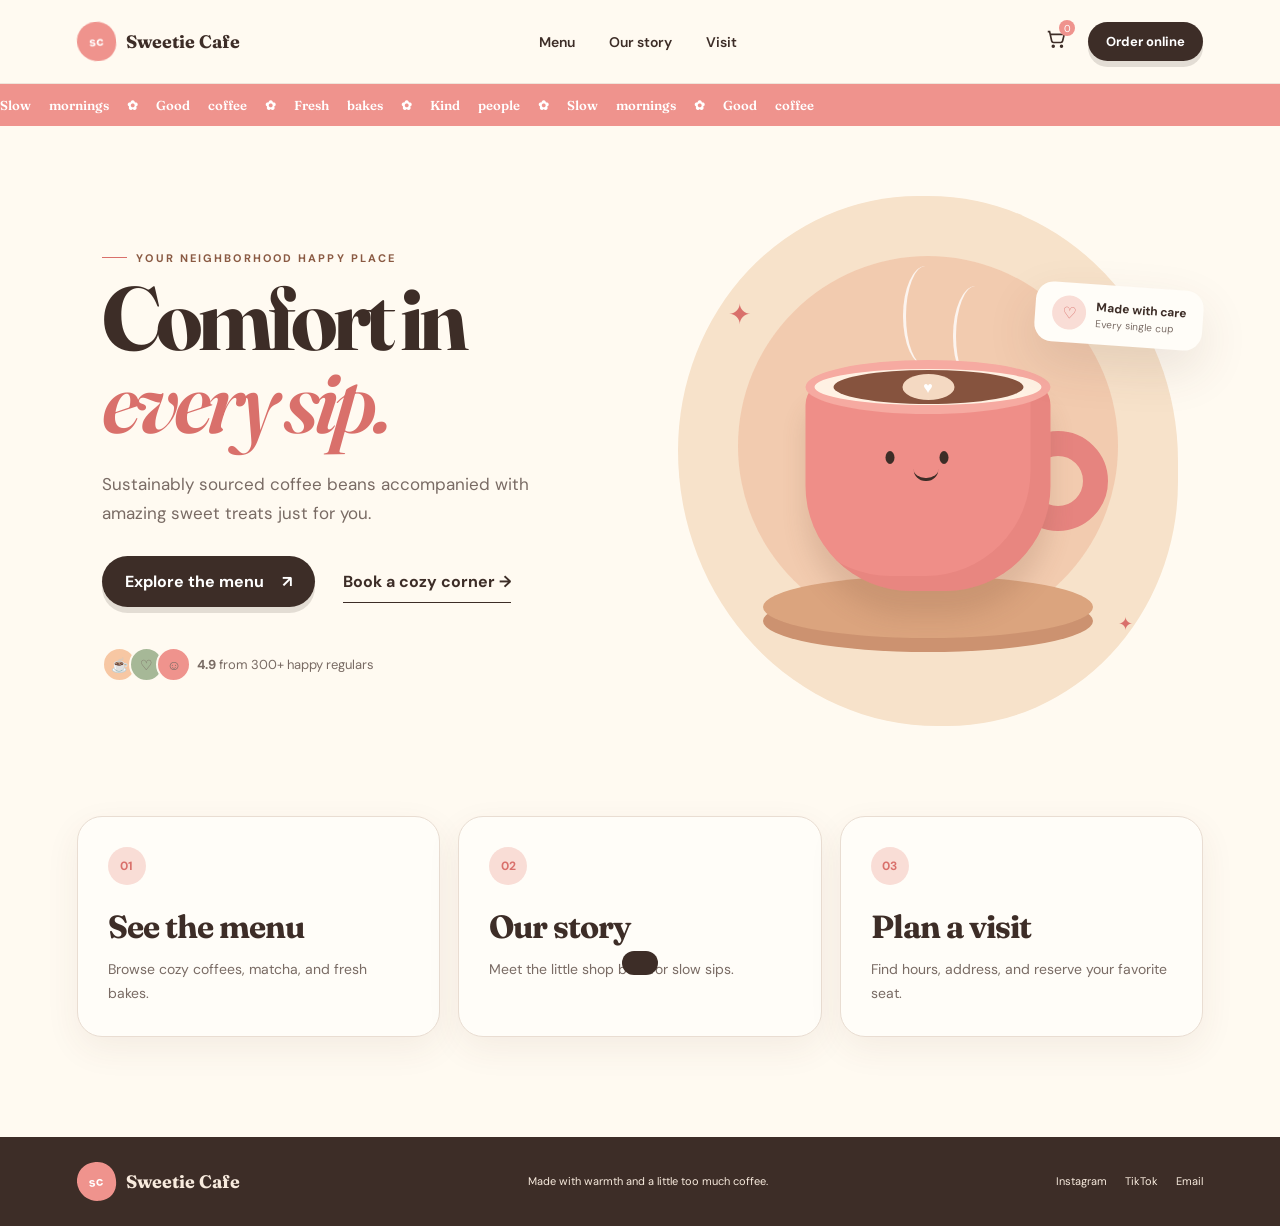
<file: index.html>
<!DOCTYPE html>
<html lang="en">
<head>
  <meta charset="UTF-8">
  <meta name="viewport" content="width=device-width, initial-scale=1.0">
  <meta name="description" content="Sweetie Cafe, a cozy neighborhood coffee shop.">
  <title>Sweetie Cafe | Cozy Coffee</title>
  <link rel="preconnect" href="https://fonts.googleapis.com">
  <link rel="preconnect" href="https://fonts.gstatic.com" crossorigin>
  <link href="https://fonts.googleapis.com/css2?family=DM+Sans:wght@400;500;600;700&family=Fraunces:opsz,wght@9..144,600;9..144,700&display=swap" rel="stylesheet">
  <link rel="stylesheet" href="styles.css?v=sweetie-5">
</head>
<body>
  <header class="site-header">
    <a class="logo" href="index.html" aria-label="Sweetie Cafe home">
      <span class="logo-mark">sc</span>
      <span>Sweetie Cafe</span>
    </a>
    <nav class="desktop-nav" aria-label="Main navigation">
      <a href="menu.html?v=sweetie-3">Menu</a>
      <a href="story.html?v=sweetie-3">Our story</a>
      <a href="visit.html?v=sweetie-3">Visit</a>
    </nav>
    <div class="header-actions">
      <button class="icon-button cart-button" type="button" aria-label="Open cart">
        <svg viewBox="0 0 24 24" aria-hidden="true"><path d="M3 4h2l2.3 10.2a2 2 0 0 0 2 1.6h7.9a2 2 0 0 0 2-1.6L21 7H6m4 13a1 1 0 1 1-2 0 1 1 0 0 1 2 0Zm9 0a1 1 0 1 1-2 0 1 1 0 0 1 2 0Z"/></svg>
        <span class="cart-count">0</span>
      </button>
      <a class="button button-small" href="menu.html?v=sweetie-3">Order online</a>
    </div>
  </header>

  <main>
    <section class="marquee top-marquee" aria-label="Shop qualities">
      <div>Slow mornings <span>✿</span> Good coffee <span>✿</span> Fresh bakes <span>✿</span> Kind people <span>✿</span> Slow mornings <span>✿</span> Good coffee</div>
    </section>

    <section class="hero" id="home">
      <div class="hero-copy">
        <p class="eyebrow"><span></span> Your neighborhood happy place</p>
        <h1>Comfort in <em>every sip.</em></h1>
        <p class="hero-text">Sustainably sourced coffee beans accompanied with amazing sweet treats just for you.</p>
        <div class="hero-actions">
          <a class="button" href="menu.html?v=sweetie-3">Explore the menu <span>↗</span></a>
          <button class="text-button open-reservation" type="button">Book a cozy corner <span>→</span></button>
        </div>
        <div class="hero-proof">
          <div class="avatar-stack" aria-hidden="true">
            <span>☕</span><span>♡</span><span>☺</span>
          </div>
          <p><strong>4.9</strong> from 300+ happy regulars</p>
        </div>
      </div>
      <div class="hero-art" aria-label="Illustration of a warm coffee and pastry">
        <div class="sun-shape"></div>
        <div class="sparkle sparkle-one">✦</div>
        <div class="sparkle sparkle-two">✦</div>
        <div class="steam steam-one"></div>
        <div class="steam steam-two"></div>
        <div class="coffee-cup">
          <div class="coffee-surface"><span></span></div>
          <div class="cup-face"><i></i><i></i><b></b></div>
        </div>
        <div class="cup-handle"></div>
        <div class="saucer"></div>
        <div class="floating-card">
          <span class="floating-icon">♡</span>
          <p><strong>Made with care</strong><small>Every single cup</small></p>
        </div>
      </div>
    </section>

    <section class="home-teasers" aria-label="Explore Sweetie Cafe">
      <a class="teaser-card" href="menu.html?v=sweetie-3">
        <span>01</span>
        <h2>See the menu</h2>
        <p>Browse cozy coffees, matcha, and fresh bakes.</p>
      </a>
      <a class="teaser-card" href="story.html?v=sweetie-3">
        <span>02</span>
        <h2>Our story</h2>
        <p>Meet the little shop built for slow sips.</p>
      </a>
      <a class="teaser-card" href="visit.html?v=sweetie-3">
        <span>03</span>
        <h2>Plan a visit</h2>
        <p>Find hours, address, and reserve your favorite seat.</p>
      </a>
    </section>
  </main>

  <footer>
    <a class="logo" href="index.html"><span class="logo-mark">sc</span><span>Sweetie Cafe</span></a>
    <p>Made with warmth and a little too much coffee.</p>
    <div><a href="#">Instagram</a><a href="#">TikTok</a><a href="#">Email</a></div>
  </footer>

  <aside class="cart-panel" aria-hidden="true">
    <div class="cart-header"><div><p class="eyebrow"><span></span> Your order</p><h2>Good choices</h2></div><button class="close-cart icon-button" type="button" aria-label="Close cart">×</button></div>
    <div class="cart-items"><p class="empty-cart">Your cart is waiting for a little treat.</p></div>
    <div class="cart-footer"><div><span>Total</span><strong class="cart-total">$0.00</strong></div><button class="button checkout-button" type="button">Checkout <span>→</span></button></div>
  </aside>
  <div class="overlay"></div>

  <dialog class="reservation-dialog">
    <button class="close-dialog" type="button" aria-label="Close">×</button>
    <p class="eyebrow"><span></span> Save your seat</p>
    <h2>Your cozy corner</h2>
    <p>Tell us when you’re coming. We’ll keep the coffee warm.</p>
    <form method="dialog">
      <label>Name<input required name="name" placeholder="Your name"></label>
      <div class="form-row"><label>Date<input required name="date" type="date"></label><label>Guests<select name="guests"><option>1 guest</option><option>2 guests</option><option>3 guests</option><option>4 guests</option></select></label></div>
      <button class="button" value="confirm" type="submit">Book my table <span>♡</span></button>
    </form>
  </dialog>
  <div class="toast" role="status"></div>

  <script src="script.js?v=sweetie-3"></script>
</body>
</html>
</file>
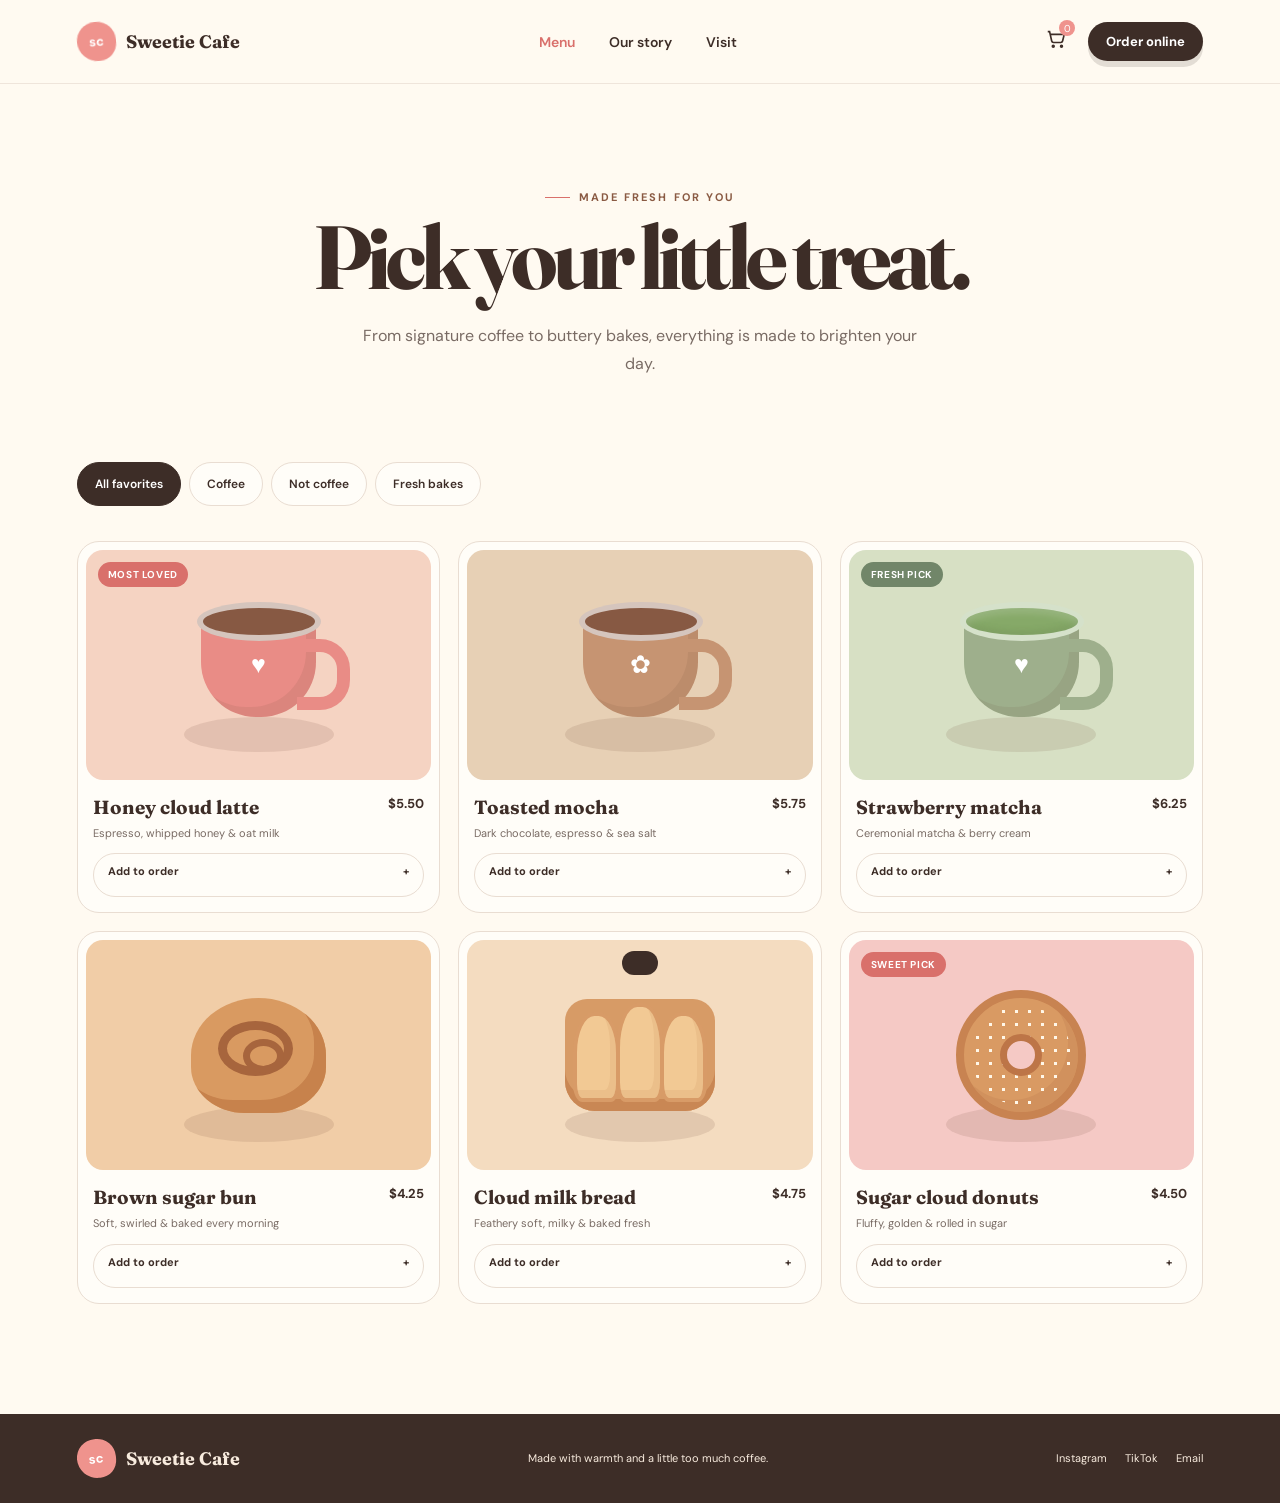
<file: menu.html>
<!DOCTYPE html>
<html lang="en">
<head>
  <meta charset="UTF-8">
  <meta name="viewport" content="width=device-width, initial-scale=1.0">
  <meta name="description" content="Coffee, matcha, and fresh bakes from Sweetie Cafe.">
  <title>Menu | Sweetie Cafe</title>
  <link rel="preconnect" href="https://fonts.googleapis.com">
  <link rel="preconnect" href="https://fonts.gstatic.com" crossorigin>
  <link href="https://fonts.googleapis.com/css2?family=DM+Sans:wght@400;500;600;700&family=Fraunces:opsz,wght@9..144,600;9..144,700&display=swap" rel="stylesheet">
  <link rel="stylesheet" href="styles.css?v=sweetie-5">
</head>
<body>
  <header class="site-header">
    <a class="logo" href="index.html" aria-label="Sweetie Cafe home"><span class="logo-mark">sc</span><span>Sweetie Cafe</span></a>
    <nav class="desktop-nav" aria-label="Main navigation"><a class="active" href="menu.html?v=sweetie-3">Menu</a><a href="story.html?v=sweetie-3">Our story</a><a href="visit.html?v=sweetie-3">Visit</a></nav>
    <div class="header-actions"><button class="icon-button cart-button" type="button" aria-label="Open cart"><svg viewBox="0 0 24 24" aria-hidden="true"><path d="M3 4h2l2.3 10.2a2 2 0 0 0 2 1.6h7.9a2 2 0 0 0 2-1.6L21 7H6m4 13a1 1 0 1 1-2 0 1 1 0 0 1 2 0Zm9 0a1 1 0 1 1-2 0 1 1 0 0 1 2 0Z"/></svg><span class="cart-count">0</span></button><a class="button button-small" href="menu.html?v=sweetie-3">Order online</a></div>
  </header>

  <main>
    <section class="page-hero">
      <p class="eyebrow"><span></span> Made fresh for you</p>
      <h1>Pick your little treat.</h1>
      <p>From signature coffee to buttery bakes, everything is made to brighten your day.</p>
    </section>
    <section class="menu-section menu-page-section">
      <div class="filters" role="group" aria-label="Filter menu items">
        <button class="filter active" data-filter="all" type="button">All favorites</button>
        <button class="filter" data-filter="coffee" type="button">Coffee</button>
        <button class="filter" data-filter="not-coffee" type="button">Not coffee</button>
        <button class="filter" data-filter="bakes" type="button">Fresh bakes</button>
      </div>
      <div class="menu-grid">
        <article class="menu-card float-one" data-category="coffee"><div class="item-art latte-art"><span class="item-tag">Most loved</span><div class="mini-cup pink"><i>♥</i></div></div><div class="item-info"><div><h3>Honey cloud latte</h3><p>Espresso, whipped honey & oat milk</p></div><strong>$5.50</strong></div><button class="add-button" data-name="Honey cloud latte" data-price="5.50" type="button">Add to order <span>+</span></button></article>
        <article class="menu-card float-two" data-category="coffee"><div class="item-art mocha-art"><div class="mini-cup cream"><i>✿</i></div></div><div class="item-info"><div><h3>Toasted mocha</h3><p>Dark chocolate, espresso & sea salt</p></div><strong>$5.75</strong></div><button class="add-button" data-name="Toasted mocha" data-price="5.75" type="button">Add to order <span>+</span></button></article>
        <article class="menu-card float-three" data-category="not-coffee"><div class="item-art matcha-art"><span class="item-tag green">Fresh pick</span><div class="mini-cup green-cup"><i>♥</i></div></div><div class="item-info"><div><h3>Strawberry matcha</h3><p>Ceremonial matcha & berry cream</p></div><strong>$6.25</strong></div><button class="add-button" data-name="Strawberry matcha" data-price="6.25" type="button">Add to order <span>+</span></button></article>
        <article class="menu-card float-four" data-category="bakes"><div class="item-art bun-art"><div class="cinnamon-bun"><i></i></div></div><div class="item-info"><div><h3>Brown sugar bun</h3><p>Soft, swirled & baked every morning</p></div><strong>$4.25</strong></div><button class="add-button" data-name="Brown sugar bun" data-price="4.25" type="button">Add to order <span>+</span></button></article>
        <article class="menu-card float-five" data-category="bakes"><div class="item-art bread-art"><div class="milk-bread"><i></i><i></i><i></i></div></div><div class="item-info"><div><h3>Cloud milk bread</h3><p>Feathery soft, milky & baked fresh</p></div><strong>$4.75</strong></div><button class="add-button" data-name="Cloud milk bread" data-price="4.75" type="button">Add to order <span>+</span></button></article>
        <article class="menu-card float-six" data-category="bakes"><div class="item-art donut-art"><span class="item-tag">Sweet pick</span><div class="sugar-donut"><i></i></div></div><div class="item-info"><div><h3>Sugar cloud donuts</h3><p>Fluffy, golden & rolled in sugar</p></div><strong>$4.50</strong></div><button class="add-button" data-name="Sugar cloud donuts" data-price="4.50" type="button">Add to order <span>+</span></button></article>
      </div>
    </section>
  </main>

  <footer><a class="logo" href="index.html"><span class="logo-mark">sc</span><span>Sweetie Cafe</span></a><p>Made with warmth and a little too much coffee.</p><div><a href="#">Instagram</a><a href="#">TikTok</a><a href="#">Email</a></div></footer>
  <aside class="cart-panel" aria-hidden="true"><div class="cart-header"><div><p class="eyebrow"><span></span> Your order</p><h2>Good choices</h2></div><button class="close-cart icon-button" type="button" aria-label="Close cart">×</button></div><div class="cart-items"><p class="empty-cart">Your cart is waiting for a little treat.</p></div><div class="cart-footer"><div><span>Total</span><strong class="cart-total">$0.00</strong></div><button class="button checkout-button" type="button">Checkout <span>→</span></button></div></aside>
  <div class="overlay"></div>
  <dialog class="reservation-dialog"><button class="close-dialog" type="button" aria-label="Close">×</button><p class="eyebrow"><span></span> Save your seat</p><h2>Your cozy corner</h2><p>Tell us when you’re coming. We’ll keep the coffee warm.</p><form method="dialog"><label>Name<input required name="name" placeholder="Your name"></label><div class="form-row"><label>Date<input required name="date" type="date"></label><label>Guests<select name="guests"><option>1 guest</option><option>2 guests</option><option>3 guests</option><option>4 guests</option></select></label></div><button class="button" value="confirm" type="submit">Book my table <span>♡</span></button></form></dialog>
  <div class="toast" role="status"></div>
  <script src="script.js?v=sweetie-3"></script>
</body>
</html>
</file>
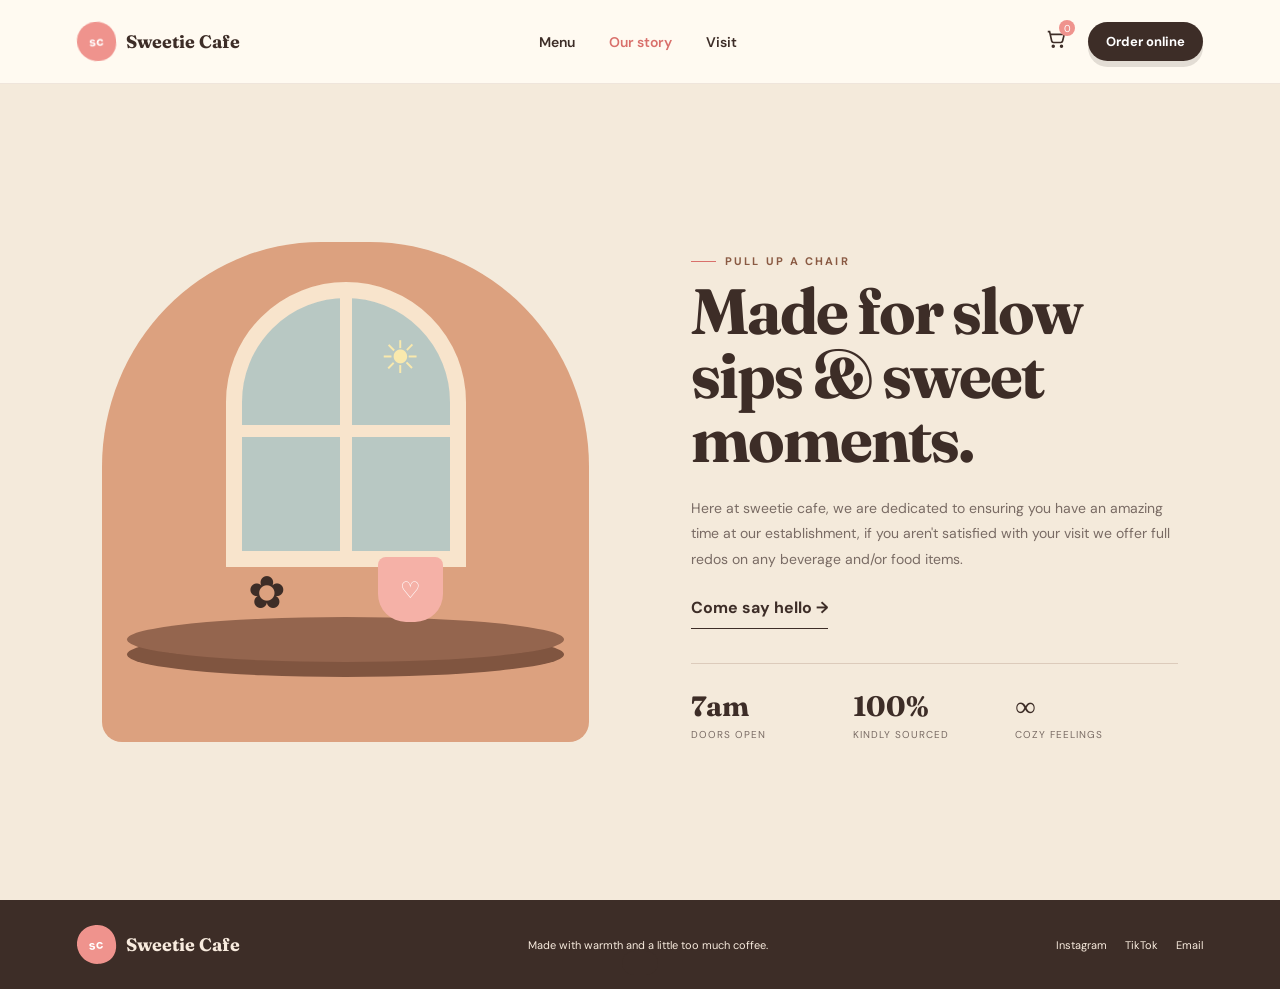
<file: story.html>
<!DOCTYPE html>
<html lang="en">
<head>
  <meta charset="UTF-8">
  <meta name="viewport" content="width=device-width, initial-scale=1.0">
  <meta name="description" content="The story behind Sweetie Cafe.">
  <title>Our Story | Sweetie Cafe</title>
  <link rel="preconnect" href="https://fonts.googleapis.com">
  <link rel="preconnect" href="https://fonts.gstatic.com" crossorigin>
  <link href="https://fonts.googleapis.com/css2?family=DM+Sans:wght@400;500;600;700&family=Fraunces:opsz,wght@9..144,600;9..144,700&display=swap" rel="stylesheet">
  <link rel="stylesheet" href="styles.css?v=sweetie-5">
</head>
<body>
  <header class="site-header"><a class="logo" href="index.html?v=sweetie-3" aria-label="Sweetie Cafe home"><span class="logo-mark">sc</span><span>Sweetie Cafe</span></a><nav class="desktop-nav" aria-label="Main navigation"><a href="menu.html?v=sweetie-3">Menu</a><a class="active" href="story.html?v=sweetie-3">Our story</a><a href="visit.html?v=sweetie-3">Visit</a></nav><div class="header-actions"><button class="icon-button cart-button" type="button" aria-label="Open cart"><svg viewBox="0 0 24 24" aria-hidden="true"><path d="M3 4h2l2.3 10.2a2 2 0 0 0 2 1.6h7.9a2 2 0 0 0 2-1.6L21 7H6m4 13a1 1 0 1 1-2 0 1 1 0 0 1 2 0Zm9 0a1 1 0 1 1-2 0 1 1 0 0 1 2 0Z"/></svg><span class="cart-count">0</span></button><a class="button button-small" href="menu.html?v=sweetie-3">Order online</a></div></header>
  <main>
    <section class="story-section story-page-section">
      <div class="story-art"><div class="story-window"><span>☀</span></div><div class="story-table"></div><div class="story-vase">✿</div><div class="story-mug">♡</div></div>
      <div class="story-copy"><p class="eyebrow"><span></span> Pull up a chair</p><h1>Made for slow sips & sweet moments.</h1><p>Here at sweetie cafe, we are dedicated to ensuring you have an amazing time at our establishment, if you aren't satisfied with your visit we offer full redos on any beverage and/or food items.</p><a class="text-button" href="visit.html?v=sweetie-3">Come say hello <span>→</span></a><div class="story-stats"><p><strong>7am</strong><span>Doors open</span></p><p><strong>100%</strong><span>Kindly sourced</span></p><p><strong>∞</strong><span>Cozy feelings</span></p></div></div>
    </section>
  </main>
  <footer><a class="logo" href="index.html"><span class="logo-mark">sc</span><span>Sweetie Cafe</span></a><p>Made with warmth and a little too much coffee.</p><div><a href="#">Instagram</a><a href="#">TikTok</a><a href="#">Email</a></div></footer>
  <aside class="cart-panel" aria-hidden="true"><div class="cart-header"><div><p class="eyebrow"><span></span> Your order</p><h2>Good choices</h2></div><button class="close-cart icon-button" type="button" aria-label="Close cart">×</button></div><div class="cart-items"><p class="empty-cart">Your cart is waiting for a little treat.</p></div><div class="cart-footer"><div><span>Total</span><strong class="cart-total">$0.00</strong></div><button class="button checkout-button" type="button">Checkout <span>→</span></button></div></aside>
  <div class="overlay"></div>
  <dialog class="reservation-dialog"><button class="close-dialog" type="button" aria-label="Close">×</button><p class="eyebrow"><span></span> Save your seat</p><h2>Your cozy corner</h2><p>Tell us when you’re coming. We’ll keep the coffee warm.</p><form method="dialog"><label>Name<input required name="name" placeholder="Your name"></label><div class="form-row"><label>Date<input required name="date" type="date"></label><label>Guests<select name="guests"><option>1 guest</option><option>2 guests</option><option>3 guests</option><option>4 guests</option></select></label></div><button class="button" value="confirm" type="submit">Book my table <span>♡</span></button></form></dialog>
  <div class="toast" role="status"></div>
  <script src="script.js?v=sweetie-3"></script>
</body>
</html>
</file>
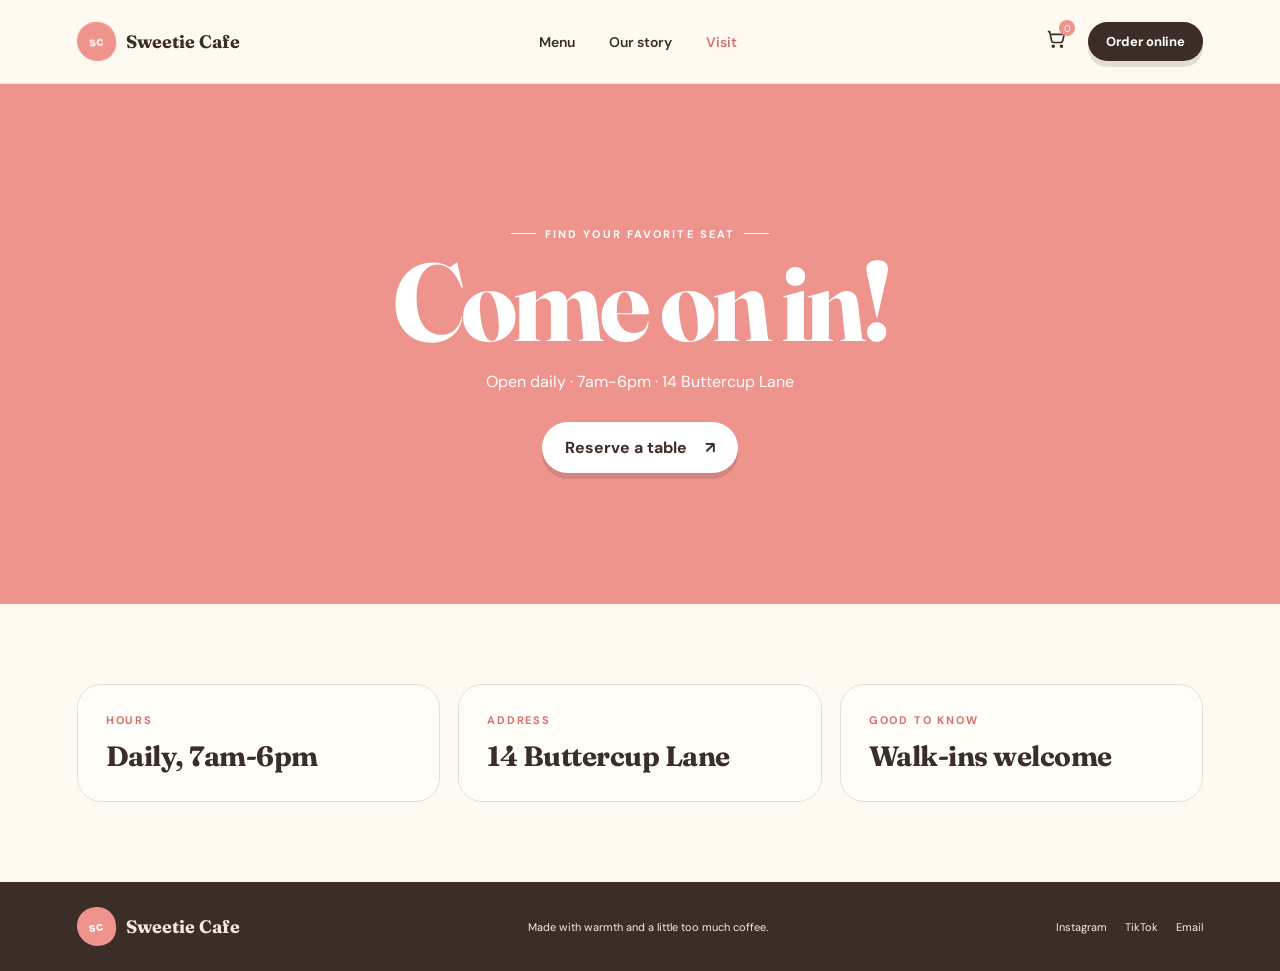
<file: visit.html>
<!DOCTYPE html>
<html lang="en">
<head>
  <meta charset="UTF-8">
  <meta name="viewport" content="width=device-width, initial-scale=1.0">
  <meta name="description" content="Visit Sweetie Cafe.">
  <title>Visit | Sweetie Cafe</title>
  <link rel="preconnect" href="https://fonts.googleapis.com">
  <link rel="preconnect" href="https://fonts.gstatic.com" crossorigin>
  <link href="https://fonts.googleapis.com/css2?family=DM+Sans:wght@400;500;600;700&family=Fraunces:opsz,wght@9..144,600;9..144,700&display=swap" rel="stylesheet">
  <link rel="stylesheet" href="styles.css?v=sweetie-5">
</head>
<body>
  <header class="site-header"><a class="logo" href="index.html?v=sweetie-3" aria-label="Sweetie Cafe home"><span class="logo-mark">sc</span><span>Sweetie Cafe</span></a><nav class="desktop-nav" aria-label="Main navigation"><a href="menu.html?v=sweetie-3">Menu</a><a href="story.html?v=sweetie-3">Our story</a><a class="active" href="visit.html?v=sweetie-3">Visit</a></nav><div class="header-actions"><button class="icon-button cart-button" type="button" aria-label="Open cart"><svg viewBox="0 0 24 24" aria-hidden="true"><path d="M3 4h2l2.3 10.2a2 2 0 0 0 2 1.6h7.9a2 2 0 0 0 2-1.6L21 7H6m4 13a1 1 0 1 1-2 0 1 1 0 0 1 2 0Zm9 0a1 1 0 1 1-2 0 1 1 0 0 1 2 0Z"/></svg><span class="cart-count">0</span></button><a class="button button-small" href="menu.html?v=sweetie-3">Order online</a></div></header>
  <main>
    <section class="visit-section visit-page-section">
      <p class="eyebrow"><span></span> Find your favorite seat <span></span></p>
      <h1>Come on in!</h1>
      <p>Open daily · 7am-6pm · 14 Buttercup Lane</p>
      <button class="button open-reservation" type="button">Reserve a table <span>↗</span></button>
    </section>
    <section class="visit-details">
      <div><span>Hours</span><strong>Daily, 7am-6pm</strong></div>
      <div><span>Address</span><strong>14 Buttercup Lane</strong></div>
      <div><span>Good to know</span><strong>Walk-ins welcome</strong></div>
    </section>
  </main>
  <footer><a class="logo" href="index.html"><span class="logo-mark">sc</span><span>Sweetie Cafe</span></a><p>Made with warmth and a little too much coffee.</p><div><a href="#">Instagram</a><a href="#">TikTok</a><a href="#">Email</a></div></footer>
  <aside class="cart-panel" aria-hidden="true"><div class="cart-header"><div><p class="eyebrow"><span></span> Your order</p><h2>Good choices</h2></div><button class="close-cart icon-button" type="button" aria-label="Close cart">×</button></div><div class="cart-items"><p class="empty-cart">Your cart is waiting for a little treat.</p></div><div class="cart-footer"><div><span>Total</span><strong class="cart-total">$0.00</strong></div><button class="button checkout-button" type="button">Checkout <span>→</span></button></div></aside>
  <div class="overlay"></div>
  <dialog class="reservation-dialog"><button class="close-dialog" type="button" aria-label="Close">×</button><p class="eyebrow"><span></span> Save your seat</p><h2>Your cozy corner</h2><p>Tell us when you’re coming. We’ll keep the coffee warm.</p><form method="dialog"><label>Name<input required name="name" placeholder="Your name"></label><div class="form-row"><label>Date<input required name="date" type="date"></label><label>Guests<select name="guests"><option>1 guest</option><option>2 guests</option><option>3 guests</option><option>4 guests</option></select></label></div><button class="button" value="confirm" type="submit">Book my table <span>♡</span></button></form></dialog>
  <div class="toast" role="status"></div>
  <script src="script.js?v=sweetie-3"></script>
</body>
</html>
</file>
<file: styles.css>
:root{--cream:#fffaf1;--paper:#fffdf8;--ink:#3d2d27;--muted:#796b64;--pink:#ef938d;--pink-dark:#d9706b;--peach:#f7c7a3;--green:#a6b897;--line:#e9ddd2;--brown:#8a5a43;--shadow:0 20px 50px rgba(93,61,48,.12)}
*{box-sizing:border-box}html{scroll-behavior:smooth}body{margin:0;background:var(--cream);color:var(--ink);font-family:"DM Sans",sans-serif}button,input,select{font:inherit;color:inherit}button,a{transition:.25s ease}a{color:inherit;text-decoration:none}.site-header{height:84px;display:flex;align-items:center;justify-content:space-between;padding:0 6vw;background:rgba(255,250,241,.92);backdrop-filter:blur(14px);position:sticky;top:0;z-index:20;border-bottom:1px solid rgba(233,221,210,.7)}.logo{display:flex;align-items:center;gap:10px;font-family:"Fraunces",serif;font-size:18px;font-weight:700}.logo-mark{display:grid;place-items:center;width:39px;height:39px;border-radius:50% 50% 46% 54%;background:var(--pink);color:white;font:700 13px "DM Sans";transform:rotate(-5deg)}.desktop-nav{display:flex;gap:34px;font-weight:600;font-size:14px}.desktop-nav a:hover{color:var(--pink-dark)}.header-actions{display:flex;align-items:center;gap:12px}.icon-button{border:0;background:transparent;cursor:pointer}.cart-button{position:relative;padding:9px}.cart-button svg{width:22px;fill:none;stroke:currentColor;stroke-width:1.8}.cart-count{position:absolute;right:1px;top:1px;min-width:16px;height:16px;border-radius:8px;background:var(--pink);color:white;font-size:10px;display:grid;place-items:center}.button{border:0;display:inline-flex;align-items:center;justify-content:center;gap:18px;background:var(--ink);color:white;padding:15px 23px;border-radius:30px;font-weight:700;cursor:pointer;box-shadow:0 6px 0 rgba(61,45,39,.14)}.button:hover{transform:translateY(-3px);background:var(--pink-dark);box-shadow:0 9px 0 rgba(217,112,107,.15)}.button-small{padding:11px 18px;font-size:13px}.text-button{border:0;background:none;font-weight:700;cursor:pointer;padding:10px 0;border-bottom:1px solid var(--ink)}.text-button:hover{color:var(--pink-dark);border-color:var(--pink-dark)}.hero{min-height:650px;display:grid;grid-template-columns:1fr 1fr;gap:6vw;align-items:center;padding:70px 8vw 90px;overflow:hidden}.hero-copy{max-width:570px;position:relative;z-index:2}.eyebrow{text-transform:uppercase;font-size:11px;letter-spacing:2.1px;font-weight:700;display:flex;align-items:center;gap:9px;color:var(--brown)}.eyebrow span{display:inline-block;width:25px;height:1px;background:var(--pink-dark)}h1,h2,h3{font-family:"Fraunces",serif;margin:0}h1{font-size:clamp(60px,7vw,100px);line-height:.93;letter-spacing:-5px;max-width:670px}h1 em{font-weight:600;color:var(--pink-dark)}.hero-text{font-size:17px;line-height:1.7;color:var(--muted);max-width:480px;margin:28px 0}.hero-actions{display:flex;align-items:center;gap:28px}.hero-proof{display:flex;align-items:center;gap:14px;margin-top:40px;font-size:13px;color:var(--muted)}.hero-proof p{margin:0}.avatar-stack{display:flex}.avatar-stack span{width:35px;height:35px;border:2px solid var(--cream);border-radius:50%;display:grid;place-items:center;margin-right:-8px;background:var(--peach);font-size:14px}.avatar-stack span:nth-child(2){background:var(--green)}.avatar-stack span:nth-child(3){background:var(--pink)}.hero-art{height:530px;position:relative;border-radius:49% 51% 47% 53%;background:#f7e2ca;isolation:isolate}.sun-shape{position:absolute;width:380px;height:380px;border-radius:50%;background:#efb99a;top:60px;left:50%;transform:translateX(-50%);opacity:.55}.coffee-cup{position:absolute;z-index:3;width:245px;height:210px;background:#ef8e88;left:50%;top:185px;transform:translateX(-50%);border-radius:24px 24px 105px 105px;box-shadow:inset -20px -15px rgba(206,101,96,.2),0 25px 25px rgba(119,73,56,.16)}.coffee-surface{position:absolute;width:245px;height:54px;top:-21px;background:#fff1e3;border-radius:50%;border:9px solid #f6aaa1;display:grid;place-items:center}.coffee-surface span{width:190px;height:34px;border-radius:50%;background:#86533e}.coffee-surface span:after{content:"♥";display:grid;place-items:center;width:52px;height:26px;border-radius:50%;background:#f4d9c2;color:#fff;font-size:16px;margin:4px auto}.cup-face{position:absolute;display:flex;gap:45px;left:80px;top:70px}.cup-face i{width:9px;height:13px;border-radius:50%;background:var(--ink)}.cup-face b{position:absolute;left:28px;top:18px;width:25px;height:12px;border-radius:0 0 20px 20px;border-bottom:3px solid var(--ink)}.cup-handle{position:absolute;z-index:2;width:100px;height:100px;border:25px solid #e6847f;border-radius:50%;left:calc(50% + 80px);top:235px}.saucer{position:absolute;width:330px;height:62px;border-radius:50%;background:#dba47e;left:50%;top:380px;transform:translateX(-50%);box-shadow:0 14px 0 #cc9270}.croissant{position:absolute;z-index:5;display:flex;align-items:center;left:calc(50% - 200px);top:370px;transform:rotate(-10deg)}.croissant span{display:block;width:60px;height:72px;background:#d99961;border:5px solid #c47e4d;border-radius:50%}.croissant span:nth-child(2){height:84px;margin:0 -15px;z-index:2}.floating-card{position:absolute;z-index:6;right:-25px;top:90px;background:var(--paper);border-radius:18px;padding:13px 17px;display:flex;align-items:center;gap:10px;box-shadow:var(--shadow);transform:rotate(4deg)}.floating-icon{display:grid;place-items:center;width:34px;height:34px;border-radius:50%;background:#f9ddd6;color:var(--pink-dark)}.floating-card p{margin:0;font-size:12px}.floating-card small{display:block;color:var(--muted);margin-top:2px}.sparkle{position:absolute;color:var(--pink-dark);font-size:28px}.sparkle-one{left:10%;top:100px}.sparkle-two{right:9%;bottom:90px;font-size:18px}.steam{position:absolute;z-index:2;width:45px;height:100px;border-left:3px solid rgba(255,255,255,.8);border-radius:50%;top:70px}.steam-one{left:45%}.steam-two{left:55%;top:90px}.marquee{overflow:hidden;background:var(--pink);color:white;padding:13px 0;font:600 13px "Fraunces";word-spacing:15px;white-space:nowrap}.marquee div{animation:slide 24s linear infinite}@keyframes slide{to{transform:translateX(-35%)}}.menu-section{padding:110px 6vw}.section-heading{display:flex;justify-content:space-between;align-items:end;margin-bottom:35px}.section-heading h2,.story-copy h2,.visit-section h2,.cart-header h2,.reservation-dialog h2{font-size:clamp(40px,5vw,68px);letter-spacing:-2px}.section-heading>p{max-width:390px;color:var(--muted);line-height:1.7;font-size:14px}.filters{display:flex;gap:8px;margin-bottom:35px}.filter{border:1px solid var(--line);background:var(--paper);border-radius:30px;padding:10px 17px;font-weight:600;font-size:12px;cursor:pointer}.filter:hover,.filter.active{background:var(--ink);color:white;border-color:var(--ink)}.menu-grid{display:grid;grid-template-columns:repeat(4,1fr);gap:18px}.menu-card{background:var(--paper);border:1px solid var(--line);border-radius:22px;padding:8px 8px 15px;transition:.3s}.menu-card:hover{transform:translateY(-7px);box-shadow:var(--shadow)}.menu-card.hidden{display:none}.item-art{height:230px;border-radius:17px;position:relative;display:grid;place-items:center;overflow:hidden}.latte-art{background:#f5d3c2}.mocha-art{background:#e7d0b5}.matcha-art{background:#d7e0c4}.bun-art{background:#f1cda7}.item-art:after{content:"";position:absolute;width:150px;height:35px;border-radius:50%;background:rgba(98,61,44,.12);bottom:28px}.item-tag{position:absolute;top:12px;left:12px;background:var(--pink-dark);color:white;border-radius:20px;padding:6px 10px;font-size:10px;font-weight:700;text-transform:uppercase;letter-spacing:.6px;z-index:3}.item-tag.green{background:#718669}.mini-cup{width:115px;height:105px;border-radius:14px 14px 55px 55px;position:relative;z-index:2;display:grid;place-items:center;font-style:normal;font-size:25px;box-shadow:inset -10px -10px rgba(100,70,50,.1)}.mini-cup:before{content:"";position:absolute;width:112px;height:27px;border:6px solid rgba(255,255,255,.65);background:#875943;border-radius:50%;top:-10px}.mini-cup:after{content:"";position:absolute;width:40px;height:45px;border:13px solid currentColor;border-left:0;border-radius:0 30px 30px 0;right:-34px;top:27px;z-index:-1}.mini-cup i{font-style:normal;color:white}.pink{background:#e98c86;color:#e98c86}.cream{background:#c69472;color:#c69472}.green-cup{background:#9eaf8c;color:#9eaf8c}.cinnamon-bun{width:135px;height:115px;background:#d99a61;border-radius:50% 50% 40% 40%;position:relative;z-index:2;box-shadow:inset -12px -13px #c7824c}.cinnamon-bun i{position:absolute;width:75px;height:55px;border:9px solid #a7653d;border-radius:50%;left:27px;top:23px}.cinnamon-bun i:after{content:"";position:absolute;width:27px;height:20px;border:7px solid #a7653d;border-radius:50%;left:16px;top:9px}.item-info{display:flex;justify-content:space-between;gap:8px;padding:15px 7px 12px}.item-info h3{font-size:19px}.item-info p{font-size:11px;color:var(--muted);margin:6px 0 0;line-height:1.5}.item-info strong{font-size:13px}.add-button{width:calc(100% - 14px);margin:0 7px;border:1px solid var(--line);background:transparent;border-radius:30px;padding:10px 14px;font-size:11px;font-weight:700;display:flex;justify-content:space-between;cursor:pointer}.add-button:hover{background:var(--pink);border-color:var(--pink);color:white}.story-section{display:grid;grid-template-columns:1fr 1fr;gap:8vw;align-items:center;padding:100px 8vw;background:#f4eadb}.story-art{height:500px;border-radius:45% 45% 20px 20px;background:#dca17f;position:relative;overflow:hidden}.story-window{position:absolute;width:240px;height:285px;border:16px solid #f8e4cc;background:#b8c8c3;border-radius:120px 120px 0 0;left:50%;top:40px;transform:translateX(-50%);display:grid;place-items:start end;padding:30px;color:#f9e9ad;font-size:45px}.story-window:before,.story-window:after{content:"";position:absolute;background:#f8e4cc}.story-window:before{width:12px;height:100%;left:calc(50% - 6px)}.story-window:after{height:12px;width:100%;top:50%}.story-table{position:absolute;width:90%;height:45px;background:#94654e;border-radius:50%;bottom:80px;left:5%;box-shadow:0 15px 0 #805540}.story-vase,.story-mug{position:absolute;z-index:3;bottom:120px}.story-vase{left:30%;font-size:45px}.story-mug{right:30%;width:65px;height:65px;border-radius:8px 8px 28px 28px;background:#f5b1a7;color:white;display:grid;place-items:center;font-size:23px}.story-copy>p:not(.eyebrow){line-height:1.8;color:var(--muted);max-width:520px;font-size:14px;margin:25px 0}.story-stats{display:grid;grid-template-columns:repeat(3,1fr);border-top:1px solid #dccbbb;margin-top:45px;padding-top:25px}.story-stats p{margin:0}.story-stats strong,.story-stats span{display:block}.story-stats strong{font:700 28px "Fraunces"}.story-stats span{font-size:10px;color:var(--muted);margin-top:5px;text-transform:uppercase;letter-spacing:1px}.visit-section{text-align:center;padding:120px 20px;background:var(--pink);color:white}.visit-section .eyebrow{justify-content:center;color:white}.visit-section .eyebrow span{background:white}.visit-section h2{font-size:clamp(52px,8vw,105px)}.visit-section>p:not(.eyebrow){margin:20px 0 30px}.visit-section .button{background:white;color:var(--ink)}footer{padding:25px 6vw;display:flex;align-items:center;justify-content:space-between;background:var(--ink);color:#f8ebde;font-size:11px}footer div{display:flex;gap:18px}.cart-panel{position:fixed;z-index:50;right:0;top:0;height:100%;width:min(430px,100%);padding:28px;background:var(--paper);transform:translateX(105%);transition:.35s;display:flex;flex-direction:column}.cart-panel.open{transform:translateX(0)}.cart-header{display:flex;justify-content:space-between}.cart-header h2{font-size:40px}.close-cart,.close-dialog{font-size:30px}.cart-items{flex:1;overflow:auto;padding:25px 0}.empty-cart{color:var(--muted);text-align:center;margin-top:80px;font-size:13px}.cart-item{display:flex;justify-content:space-between;align-items:center;border-bottom:1px solid var(--line);padding:14px 0}.cart-item p{margin:0}.cart-item small{color:var(--muted)}.remove-item{border:0;background:none;color:var(--pink-dark);cursor:pointer}.cart-footer{border-top:1px solid var(--line);padding-top:20px}.cart-footer div{display:flex;justify-content:space-between;margin-bottom:18px}.cart-footer .button{width:100%}.overlay{position:fixed;inset:0;background:rgba(61,45,39,.35);z-index:40;opacity:0;pointer-events:none;transition:.3s}.overlay.show{opacity:1;pointer-events:auto}.reservation-dialog{border:0;border-radius:25px;padding:35px;width:min(480px,calc(100% - 30px));background:var(--paper);box-shadow:var(--shadow)}.reservation-dialog::backdrop{background:rgba(61,45,39,.4);backdrop-filter:blur(3px)}.reservation-dialog h2{font-size:42px}.reservation-dialog>p:not(.eyebrow){color:var(--muted);font-size:13px}.close-dialog{position:absolute;right:18px;top:13px;border:0;background:none;cursor:pointer}.reservation-dialog label{font-size:11px;font-weight:700;display:grid;gap:7px;margin-top:13px}.reservation-dialog input,.reservation-dialog select{width:100%;border:1px solid var(--line);background:white;border-radius:12px;padding:12px;outline:none}.form-row{display:grid;grid-template-columns:1fr 1fr;gap:12px}.reservation-dialog .button{width:100%;margin-top:22px}.toast{position:fixed;z-index:100;left:50%;bottom:25px;transform:translate(-50%,100px);background:var(--ink);color:white;padding:12px 18px;border-radius:30px;font-size:12px;font-weight:600;transition:.3s}.toast.show{transform:translate(-50%,0)}
.desktop-nav a.active{color:var(--pink-dark)}.top-marquee{position:relative;z-index:3}.home-teasers{display:grid;grid-template-columns:repeat(3,1fr);gap:18px;padding:0 6vw 100px}.teaser-card{background:var(--paper);border:1px solid var(--line);border-radius:25px;padding:30px;box-shadow:0 12px 35px rgba(93,61,48,.07)}.teaser-card:hover{transform:translateY(-7px);box-shadow:var(--shadow)}.teaser-card span{display:inline-grid;place-items:center;width:38px;height:38px;border-radius:50%;background:#f9ddd6;color:var(--pink-dark);font-size:12px;font-weight:700;margin-bottom:22px}.teaser-card h2{font-size:32px;letter-spacing:-1px}.teaser-card p{color:var(--muted);line-height:1.7;font-size:14px;margin:12px 0 0}.page-hero{text-align:center;padding:95px 20px 40px}.page-hero .eyebrow{justify-content:center}.page-hero h1{margin:auto;max-width:850px}.page-hero p:not(.eyebrow){max-width:560px;margin:24px auto 0;color:var(--muted);line-height:1.7}.menu-page-section{padding-top:45px}.float-one .item-art{animation:itemFloat 5.8s ease-in-out infinite}.float-two .item-art{animation:itemFloat 6.3s ease-in-out .6s infinite}.float-three .item-art{animation:itemFloat 5.5s ease-in-out 1.1s infinite}.float-four .item-art{animation:itemFloat 6.8s ease-in-out .3s infinite}.mini-cup,.cinnamon-bun{animation:tinyTilt 7s ease-in-out infinite}.float-two .mini-cup,.float-four .cinnamon-bun{animation-delay:1s}@keyframes itemFloat{0%,100%{transform:translateY(0)}50%{transform:translateY(-10px)}}@keyframes tinyTilt{0%,100%{rotate:-1deg}50%{rotate:2deg}}.story-page-section{min-height:calc(100vh - 84px)}.story-copy h1{font-size:clamp(42px,5vw,70px);letter-spacing:-2px;line-height:1}.visit-page-section{min-height:520px;display:grid;place-items:center;align-content:center}.visit-page-section h1{font-size:clamp(56px,9vw,110px);letter-spacing:-4px;line-height:.9}.visit-details{display:grid;grid-template-columns:repeat(3,1fr);gap:18px;padding:80px 6vw;background:var(--cream)}.visit-details div{background:var(--paper);border:1px solid var(--line);border-radius:24px;padding:28px}.visit-details span{display:block;color:var(--pink-dark);font-size:11px;text-transform:uppercase;letter-spacing:1.8px;font-weight:700;margin-bottom:12px}.visit-details strong{display:block;font:700 28px "Fraunces";letter-spacing:-.5px}.visit-details p{color:var(--muted);line-height:1.7;font-size:14px;margin:14px 0 0}
@media(max-width:950px){.desktop-nav{display:none}.hero{grid-template-columns:1fr;padding-top:50px}.hero-copy{margin:auto;text-align:center}.hero-copy .eyebrow,.hero-actions,.hero-proof{justify-content:center}.hero-art{width:min(520px,100%);margin:auto}.menu-grid{grid-template-columns:repeat(2,1fr)}.story-section{grid-template-columns:1fr}.story-art{order:2}.section-heading{align-items:start;gap:25px;flex-direction:column}.home-teasers,.visit-details{grid-template-columns:1fr}.home-teasers{padding-bottom:70px}}
@media(max-width:600px){.site-header{height:70px;padding:0 18px}.header-actions .button{display:none}.logo{font-size:15px}.hero{padding:40px 18px 70px;min-height:auto}h1{font-size:58px;letter-spacing:-3px}.hero-actions{flex-direction:column;gap:10px}.hero-art{height:390px;margin-top:20px}.sun-shape{width:280px;height:280px}.coffee-cup{transform:translateX(-50%) scale(.75);top:140px}.cup-handle{transform:scale(.75);left:calc(50% + 55px);top:178px}.saucer{transform:translateX(-50%) scale(.75);top:285px}.croissant{transform:rotate(-10deg) scale(.7);left:calc(50% - 165px);top:275px}.floating-card{right:0;top:40px}.steam{top:30px}.menu-section{padding:75px 18px}.menu-page-section{padding-top:30px}.menu-grid{grid-template-columns:1fr}.filters{overflow:auto;padding-bottom:5px}.filter{white-space:nowrap}.section-heading h2,.story-copy h2{font-size:45px}.story-section{padding:70px 18px}.story-art{height:390px}.story-window{transform:translateX(-50%) scale(.78);transform-origin:top}.story-stats{gap:10px}.visit-section{padding:80px 18px}.visit-page-section h1{font-size:58px;letter-spacing:-3px}.home-teasers,.visit-details{padding-left:18px;padding-right:18px}footer{flex-direction:column;gap:18px;text-align:center}.item-art{height:250px}}

/* Responsive navigation and new bake illustrations */
.menu-page-section .menu-grid{grid-template-columns:repeat(3,1fr)}.bread-art{background:#f4dcc0}.donut-art{background:#f5c9c5}.milk-bread{position:relative;z-index:2;display:flex;align-items:flex-end;padding:9px 10px;width:150px;height:112px;border-radius:22px 22px 30px 30px;background:#d79b66;box-shadow:inset 0 -12px #c98754}.milk-bread i{flex:1;height:90px;margin:0 -2px;border-radius:45% 45% 20% 20%;background:#f2c994;border:4px solid #d89b67;box-shadow:inset -6px -8px rgba(180,112,67,.12)}.milk-bread i:nth-child(2){height:99px;z-index:2}.sugar-donut{position:relative;z-index:2;width:130px;height:130px;border-radius:50%;background:#d99a63;border:8px solid #c88351;box-shadow:inset -10px -12px rgba(148,84,48,.12)}.sugar-donut:before{content:"";position:absolute;inset:7px;border-radius:50%;background-image:radial-gradient(circle,#fff7e8 1.5px,transparent 2px);background-size:13px 13px}.sugar-donut i{position:absolute;z-index:2;width:42px;height:42px;left:36px;top:36px;border-radius:50%;background:#f5c9c5;border:7px solid #bd7547}.float-five .item-art{animation:itemFloat 6.1s ease-in-out .8s infinite}.float-six .item-art{animation:itemFloat 5.7s ease-in-out .2s infinite}.milk-bread,.sugar-donut{animation:tinyTilt 7s ease-in-out infinite}.add-button,.filter,.cart-button{min-height:44px}
@media(max-width:950px){.site-header{height:auto;min-height:84px;flex-wrap:wrap;padding-top:10px;padding-bottom:10px}.desktop-nav{display:flex;order:3;width:100%;justify-content:center;gap:28px;padding-top:10px;margin-top:7px;border-top:1px solid var(--line)}.desktop-nav a{padding:6px 4px}.menu-page-section .menu-grid{grid-template-columns:repeat(2,1fr)}}
@media(max-width:600px){.site-header{height:auto;padding:9px 14px}.desktop-nav{gap:22px;font-size:13px}.header-actions{gap:4px}.logo{font-size:14px}.hero{padding-top:32px}h1{font-size:clamp(44px,14vw,58px);letter-spacing:-3px}.hero-text{font-size:15px}.hero-art{height:350px}.floating-card{right:4px;transform:rotate(2deg) scale(.88)}.menu-page-section .menu-grid{grid-template-columns:1fr}.page-hero{padding:65px 18px 25px}.page-hero h1{font-size:50px}.visit-details{padding-top:55px;padding-bottom:55px}.visit-details strong{font-size:24px}.cart-panel{padding:22px}.form-row{grid-template-columns:1fr}}
@media(prefers-reduced-motion:reduce){html{scroll-behavior:auto}.marquee div,.item-art{animation:none!important}}

/* Float the illustrated food itself, not its background panel. */
.menu-card .item-art{animation:none}.menu-card .mini-cup,.menu-card .cinnamon-bun,.menu-card .milk-bread,.menu-card .sugar-donut{animation:menuObjectFloat 3.8s ease-in-out infinite;will-change:transform}.float-two .mini-cup{animation-delay:-1.1s}.float-three .mini-cup{animation-delay:-2.2s}.float-four .cinnamon-bun{animation-delay:-.7s}.float-five .milk-bread{animation-delay:-1.8s}.float-six .sugar-donut{animation-delay:-2.7s}@keyframes menuObjectFloat{0%,100%{transform:translateY(0) rotate(-1deg)}50%{transform:translateY(-15px) rotate(2deg)}}.green-cup:before{background:#86a968;box-shadow:inset 0 4px 8px rgba(255,255,255,.2),inset 0 -3px 7px rgba(65,92,45,.18)}
@media(prefers-reduced-motion:reduce){.menu-card .mini-cup,.menu-card .cinnamon-bun,.menu-card .milk-bread,.menu-card .sugar-donut{animation-duration:8s!important;animation-iteration-count:infinite!important}}
</file>
